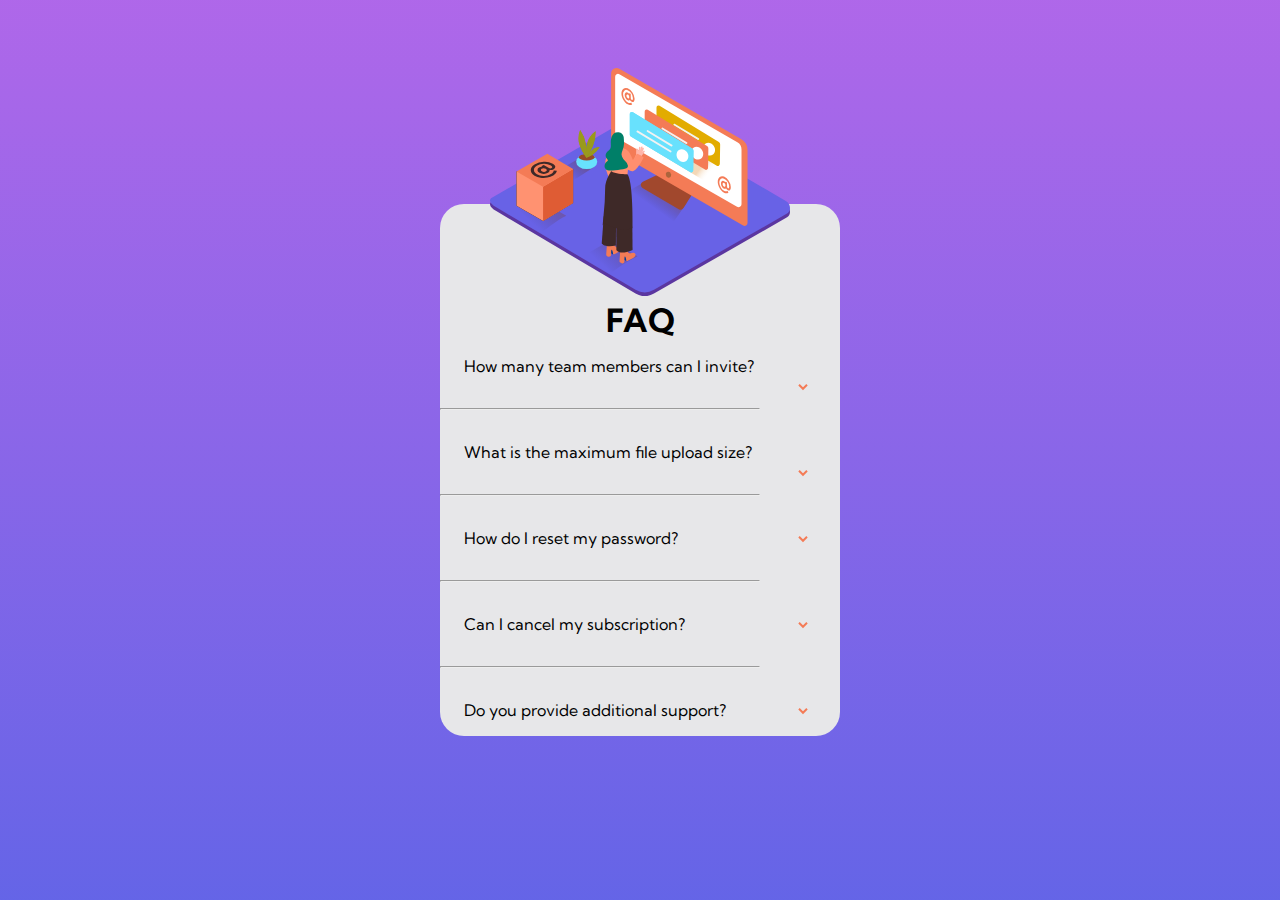
<file: faq-accordion-card-main/index.html>
<!DOCTYPE html>
<html lang="en">
<head>
  <meta charset="UTF-8">
  <meta name="viewport" content="width=device-width, initial-scale=1.0">

  <link rel="icon" type="image/png" sizes="32x32" href="./images/favicon-32x32.png">
  <link rel="stylesheet" href="styles.css">
  <script src="app.js" defer></script>
  <title>Frontend Mentor | FAQ Accordion Card</title>

</head>
<body>
  <header>
    <a href="../index.html">🔙</a>
  </header>
  <main class="card">
    <div class="woman-image-mobile">
      <img src="./images/illustration-woman-online-mobile.svg" alt="woman online">
    </div>
    <h1>FAQ</h1>
    <section class="faq">
        <p class="question">
          How many team members can I invite? <span><img class="arrow" src="./images/icon-arrow-down.svg" alt="arrow"></span>
        </p>        
        <p class="answer hide">
          You can invite up to 2 additional users on the Free plan. There is no limit on team members for the Premium plan.
        </p>
      <hr>
        <p class="question">
          What is the maximum file upload size? <span><img class="arrow" src="./images/icon-arrow-down.svg" alt="arrow"></span>
        </p>
        <p class="answer hide">
          No more than 2GB. All files in your account must fit your allotted storage space.
        </p>
        <hr>
        <p class="question">
          How do I reset my password?
          <span><img class="arrow" src="./images/icon-arrow-down.svg" alt="arrow"></span>
        </p>
        <p class="answer hide">
          Click “Forgot password” from the login page or “Change password” from your profile page. A reset link will be emailed to you.
        </p>
        <hr>
        <p class="question">Can I cancel my subscription?<span><img class="arrow" src="./images/icon-arrow-down.svg" alt="arrow"></span>
        </p>
        <p class="answer hide">
          Yes! Send us a message and we'll process your request no questions asked.
        </p>
        <hr>
        <p class="question">
          Do you provide additional support?<span><img class="arrow" src="./images/icon-arrow-down.svg" alt="arrow"></span>
        </p>
        <p class="answer hide">
          Chat and email support is available 24/7. Phone lines are open during normal business hours.
        </p>
    </section>
  </main>
</body>
</html>
</file>
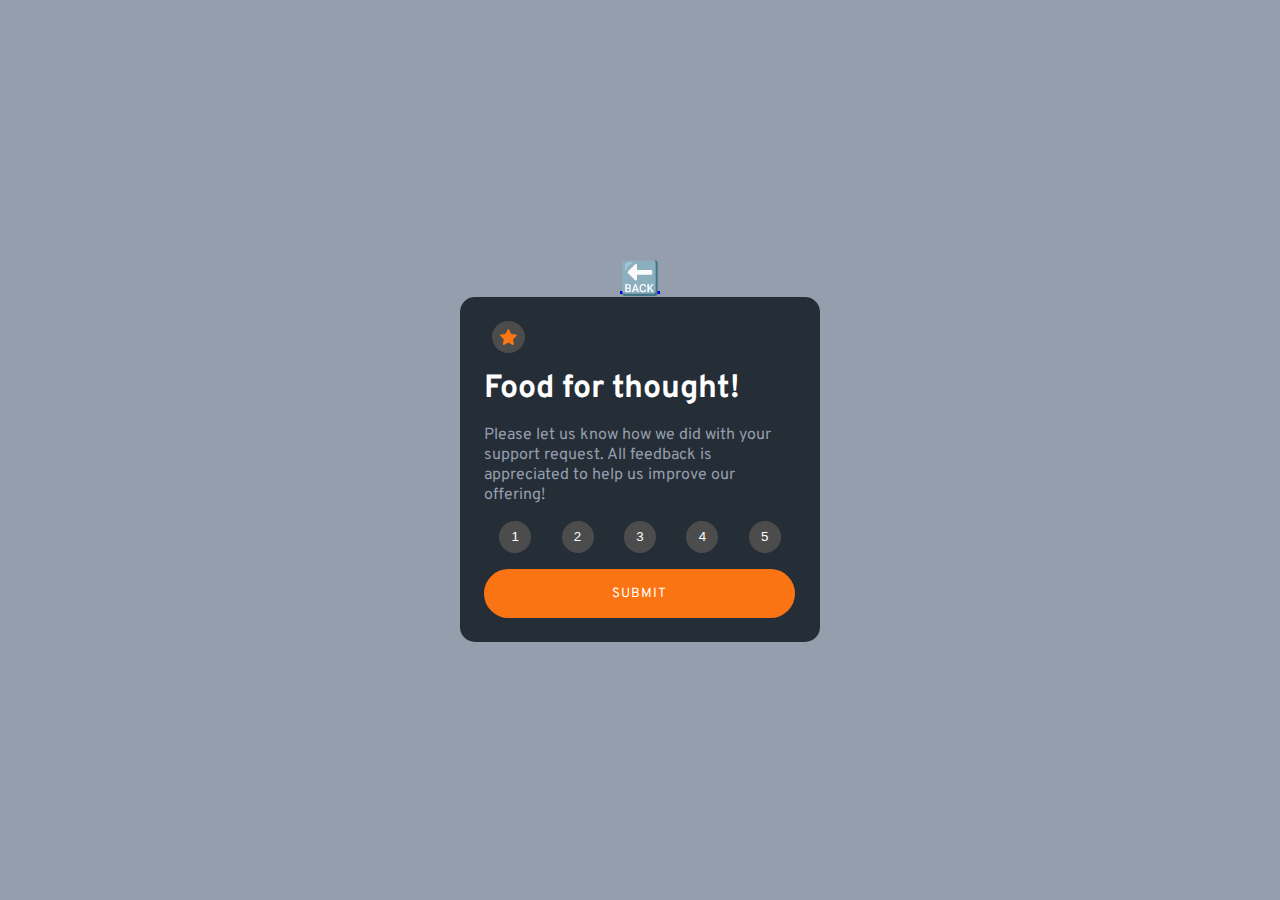
<file: interactive-rating-component-main/index.html>
<!DOCTYPE html>
<html lang="en">
<head>
  <meta charset="UTF-8">
  <meta name="viewport" content="width=device-width, initial-scale=1.0">
  
  <link rel="icon" type="image/png" sizes="32x32" href="./images/favicon-32x32.png">
  <link rel="stylesheet" href="styles.css">
  <script src="app.js" defer></script>

  <title>Frontend Mentor | Interactive rating component</title>
</head>
<body>
  <header>
    <a href="../index.html">🔙</a>
  </header>

  <main class="card-1">
    <div class="star-image">
      <img src="./images/icon-star.svg" alt="star">
    </div>
    <h1>Food for thought!</h1>
    <p>
      Please let us know how we did with your support request. All feedback is appreciated 
      to help us improve our offering!
    </p>
    <div class="numbers">
      <button class="rating-btn">1</button>
      <button class="rating-btn">2</button>
      <button class="rating-btn">3</button>
      <button class="rating-btn">4</button>
      <button class="rating-btn">5</button>
    </div>
    <button class="submit">SUBMIT</button>
  </main>

  <section class="card-2 hide">
    <div class="thank-you-image">
      <img src="./images/illustration-thank-you.svg" alt="">
    </div>
    <p>You selected <span class="score">4</span> out of 5</p>
    <h1>Thank you!</h1>
    <p>
      We appreciate you taking the time to give a rating. If you ever need more support, 
      don't hesitate to get in touch!
    </p>
  </section>
</body>
</html>
</file>
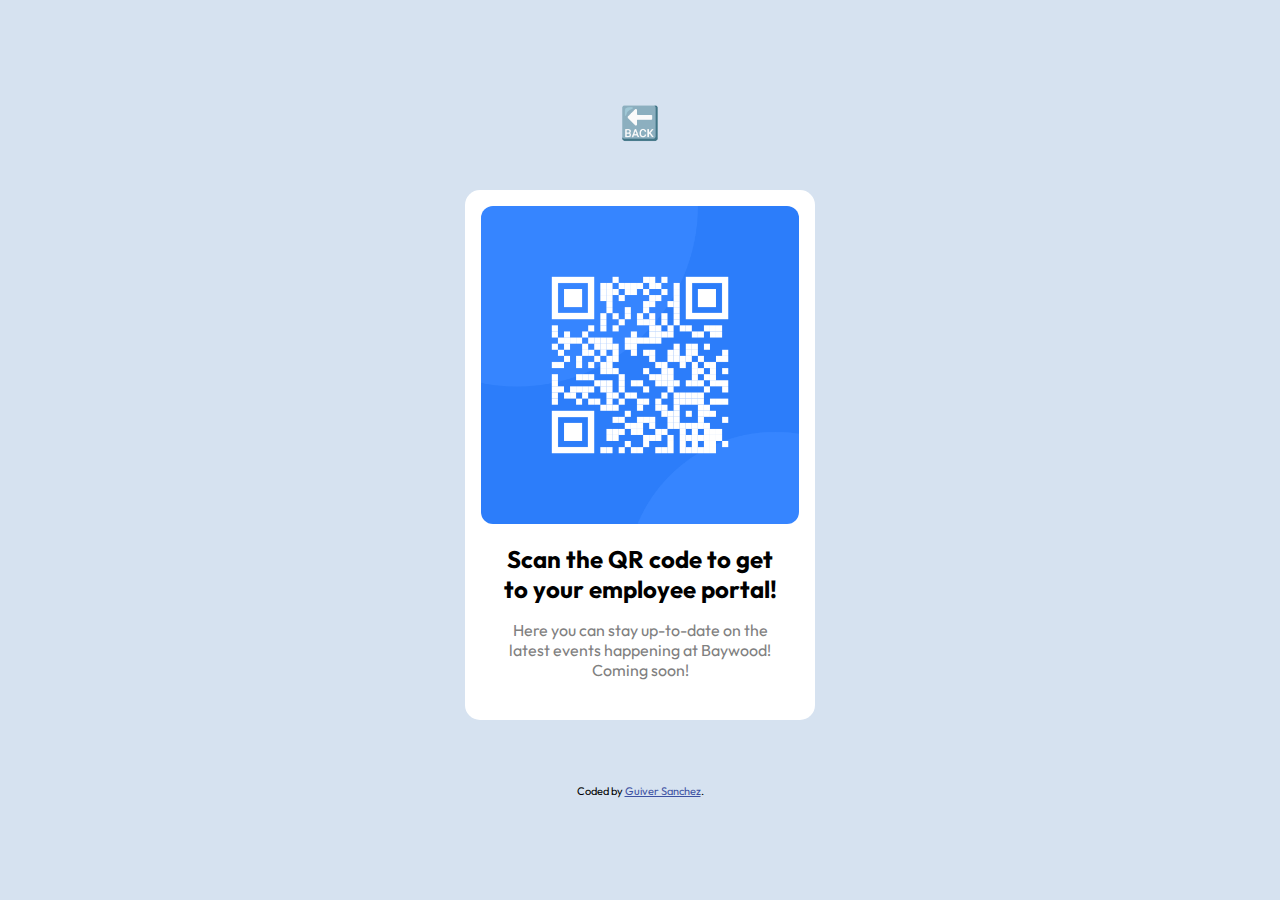
<file: qr-code-component-main/index.html>
<!DOCTYPE html>
<html lang="en">
<head>
  <meta charset="UTF-8">
  <meta name="viewport" content="width=device-width, initial-scale=1.0">
  <link rel="icon" type="image/png" sizes="32x32" href="./images/favicon-32x32.png">
  <link rel="stylesheet" href="styles.css">
  <title>Frontend Mentor | QR code component</title>
</head>
<body>
  <header>
    <a href="../index.html">🔙</a>
  </header>
  <main class="grid-card">
    <img src="./images/image-qr-code.png" alt="">
    <h2>Scan  the QR code to get to your employee portal!</h2>
    <p>Here you can stay up-to-date on the latest events happening at Baywood! Coming soon!</p>
  </main>
  
  <div class="attribution"> 
    Coded by <a href="#">Guiver Sanchez</a>.
  </div>
</body>
</html>
</file>
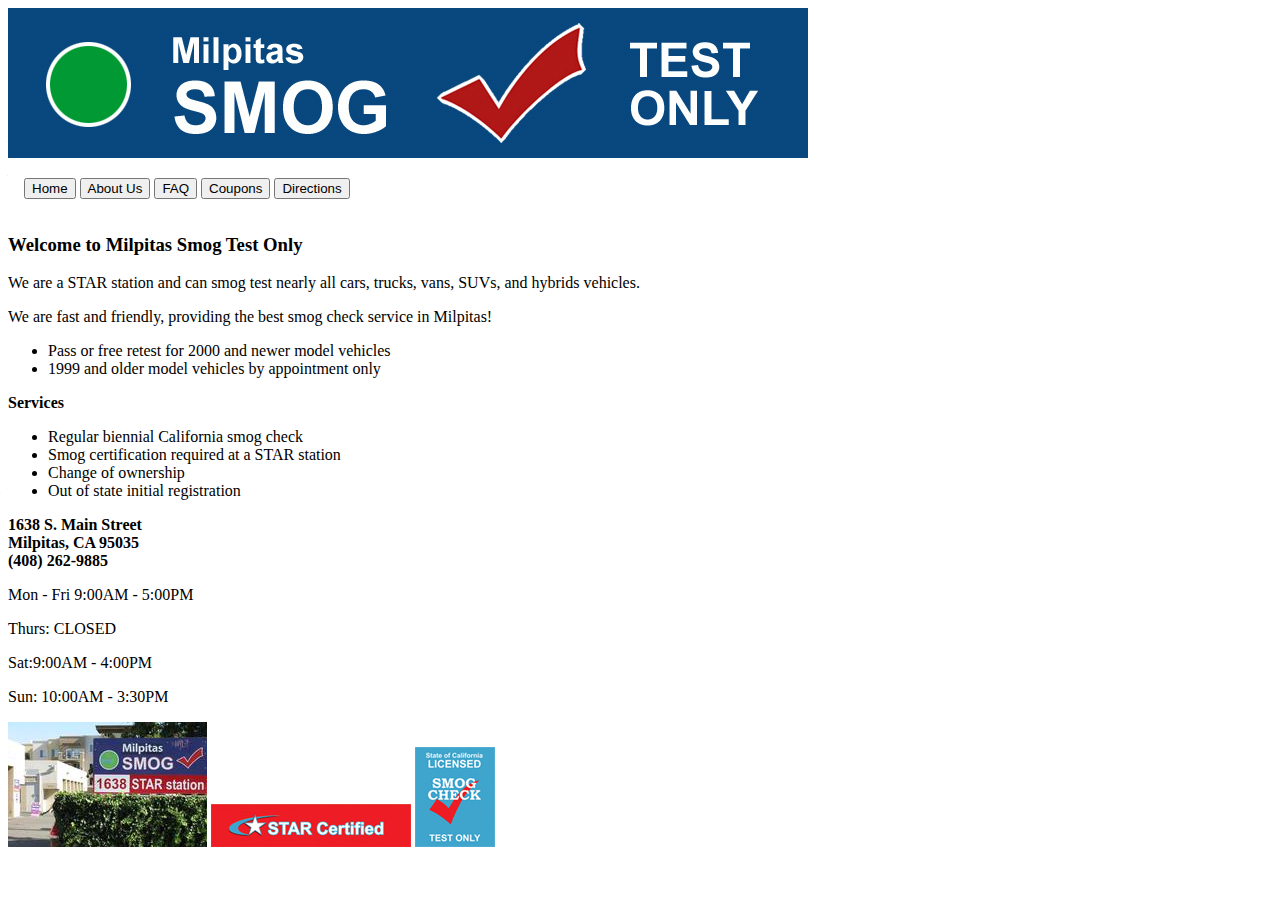
<file: SPA-milpitas-smog/index.html>
<!DOCTYPE html>
<html lang="en">
<head>
  <meta charset="UTF-8">
  <meta http-equiv="X-UA-Compatible" content="IE=edge">
  <meta name="viewport" content="width=device-width, initial-scale=1.0">
  <link href="https://cdn.jsdelivr.net/npm/bootstrap@5.0.2/dist/css/bootstrap.min.css" rel="stylesheet" integrity="sha384-EVSTQN3/azprG1Anm3QDgpJLIm9Nao0Yz1ztcQTwFspd3yD65VohhpuuCOmLASjC" crossorigin="anonymous">
  <link rel="stylesheet" href="styles.css">
  <script src="https://cdn.jsdelivr.net/npm/bootstrap@5.0.2/dist/js/bootstrap.bundle.min.js" integrity="sha384-MrcW6ZMFYlzcLA8Nl+NtUVF0sA7MsXsP1UyJoMp4YLEuNSfAP+JcXn/tWtIaxVXM" crossorigin="anonymous"> defer</script>
  <script src="script.js" defer></script>
  <title>Document</title>
</head>
<body class="bg-danger">
  <div class="container">
    <!-- logo heading -->
    <div class="row">
      <img src="./images/logo.jpg" class="img-fluid" alt="smog land">
    </div>

    <!-- sidebar, content, sidebar -->
    <main class="row">
      <!-- buttons -->
      <section class="btn-size gap 2 col-2 bg-secondary">
        <div class="d-grid gap-2 mb-3">
        <button class="button btn-secondary shadow">Home</button>
        <button class="button btn-secondary shadow">About Us</button>
        <button class="button btn-secondary shadow">FAQ</button>
        <button class="button btn-secondary shadow">Coupons</button>
        <button class="button btn-secondary shadow">Directions</button>
        </div>
      </section>
      <article class="col-7 bg-light">
        <h3>Welcome to Milpitas Smog Test Only</h3>
        <p>
          We are a STAR station and can smog test nearly all cars, trucks, vans, SUVs, and hybrids vehicles.
        </p>
        <p>
          We are fast and friendly, providing the best smog check service in Milpitas!
        </p>
        <ul>
          <li>Pass or free retest for 2000 and newer model vehicles </li>
          <li>1999 and older model vehicles by appointment only</li>
        </ul>
        <b>Services</b>
        <ul>
          <li>Regular biennial California smog check</li>
          <li>Smog certification required at a STAR station</li>
          <li>Change of ownership</li>
          <li>Out of state initial registration</li>
        </ul>
      </article>
      <section class="col-3 bg-light third-column">
        <strong>1638 S. Main Street</strong>
        <br>
        <strong>Milpitas, CA 95035</strong>
        <br>
        <strong>(408) 262-9885</strong>
        <p>Mon - Fri 9:00AM - 5:00PM</p>
        <p>Thurs: CLOSED</p>
        <p>Sat:9:00AM - 4:00PM</p>
        <p>Sun: 10:00AM - 3:30PM</p>
        <img src="./images/location.JPG" alt="location" class="mt-4">
        <img src="./images/banner_StarCertified.jpg" alt="star certified" class="mt-4">
        <img src="./images/banner_TestOnly.jpg" alt="test only" class="mt-4">
      </section>
    </main>
    </div>
  </div>
</body>
</html>
</file>
<file: faq-accordion-card-main/styles.css>
@import url('https://fonts.googleapis.com/css2?family=Kumbh+Sans:wght@400;700&display=swap');

:root {
  /* Primary text */
  --very-dark-desaturated-blue: hsl(238, 29%, 16%);
  --soft-red: hsl(14, 88%, 65%);

  /* Background gradient*/
  --soft-violet: hsl(273, 75%, 66%);
  --soft-blue: hsl(240, 73%, 65%);

  /* Neutral text */
  --very-dark-grayish-blue: hsl(237, 12%, 33%);
  --dark-grayish-blue: hsl(240, 6%, 50%);

  /* Dividers */
  --light-grayish-blue: hsl(240, 5%, 91%);
}

* {
  box-sizing: border-box;
  margin: 0;
  padding: 0;
  font-family: 'Kumbh Sans';
}

body {
  background: linear-gradient(var(--soft-violet), var(--soft-blue));
  display: grid;
  place-content: center;
  min-height: 100vh;
}

header {
  font-family: 'Delicious Handrawn';
  display: flex;
  align-items: center;
  justify-content: center;
  font-size: 2rem;
}

.woman-image-mobile {
  margin-top: -8.5rem;
  width: 75%;
}

.card {
  background-color: var(--light-grayish-blue);
  border-radius: 1.5rem;
  display: flex;
  flex-direction: column;
  align-items: center;
  width: 400px;
}

.question:hover {
  color: var(--soft-red);
}

h1 {
  text-align: center;
}

p {
  padding: 1rem 1.5rem;
  text-align: left;
}

hr {
  width: 80%;
}
span {
  padding-left: 2.5rem;
}

.arrow {
  cursor: pointer;
  float: right;
  padding: 0.5rem;
}

hr {
  margin: 1rem 0;
}

.hide {
  display: none;
}

.attribution {
  font-size: 11px;
  text-align: center;
}
.attribution a {
  color: hsl(228, 45%, 44%);
}
</file>
<file: interactive-rating-component-main/styles.css>
@import url('https://fonts.googleapis.com/css2?family=Overpass:wght@400;700&display=swap');

:root {
  /* PRIMARY */
  --orange: hsl(25, 97%, 53%);

  /* NEUTRAL */
  --white: hsl(0, 0%, 100%);
  --light-grey: hsl(217, 12%, 63%);
  --medium-grey: hsl(216, 12%, 54%);
  --dark-blue: hsl(213, 19%, 18%);
  --very-dark-blue: hsl(216, 12%, 8%);
  --font-size-paragraph: 15px;
}

* {
  box-sizing: border-box;
  margin: 0;
  padding: 0;
}

body {
  background-color: var(--light-grey);
  display: grid;
  place-content: center;
  min-height: 100vh;
}

header {
  font-family: 'Delicious Handrawn';
  display: flex;
  align-items: center;
  justify-content: center;
  font-size: 2rem;
}

.card-1 {
  background-color: var(--dark-blue);
  border-radius: 15px;
  padding: 1.5rem;;
  width: 90%;
  max-width: 400px;
  margin: 0 auto;
}

.card-2 {
  /* display: none; */
  background-color: var(--dark-blue);
  border-radius:15px;
  display: flex;
  flex-direction: column;
  align-items: center;
  padding: 1.5rem;;
  width: 370px;
}

.card-2 > p {
  text-align: center;
}

.hide {
  display: none;
}

.star-image {
  background-color: rgb(77, 76, 76);
  border-radius: 50%;
  display: flex;
  flex-direction: row;
  justify-content: center;
  margin-bottom: 1rem;
  margin-left: .5rem;
  width: min-content;
}

img {
  margin: .5rem;
}


h1{
  color: var(--white);
  font-family: 'Overpass';
  margin-bottom: 1rem;
}

p {
  color: var(--light-grey);
  font-family: 'Overpass';
  margin-bottom: 1rem;
}

.numbers {
  display: flex;
  flex-direction: row;
  justify-content: space-around;
}
.numbers > button {
  background-color: rgb(77, 76, 76);
  border: none;
  border-radius: 50%;
  color: white;
  cursor: pointer;
  text-align: center;
  height: 2rem;
  width: 2rem;
}
button:hover {
  background-color: var(--orange);
}

.card-1 .numbers .active {
  background-color: #959eac;
}

.submit {
  border: none;
  border-radius: 25px;
  background-color: var(--orange);
  color: var(--white);
  cursor: pointer;
  font-family: 'Overpass';
  letter-spacing: 1px;
  margin-top: 1rem;
  padding: 1rem 8rem;
}
.submit:hover {
  background-color: var(--white);
  color: var(--orange);
}

.attribution {
  font-size: 11px;
  text-align: center;
}
.attribution a {
  color: hsl(228, 45%, 44%);
}
</file>
<file: qr-code-component-main/styles.css>
@import url('https://fonts.googleapis.com/css2?family=Outfit:wght@400;700&display=swap');

:root {
    --card-color: hsl(0, 0%, 100%);
    --bgc-color: hsl(212, 45%, 89%);

    --fs: 15px;
}

* {
    box-sizing: border-box;
    margin: 0;
    padding: 0;
    font-family: 'Outfit';
}

body {
  background-color: var(--bgc-color);
  display: grid;
  place-content: center;
  min-height: 100vh;
}

.grid-card {
  background-color: var(--card-color);
  border-radius: 15px;
  margin: 3rem;
  width: 350px;
}

header {
  font-family: 'Delicious Handrawn';
  display: flex;
  align-items: center;
  justify-content: center;
  font-size: 2rem;
}

header a {
  text-decoration: none;
}

h2 {
    padding: 2rem;
    padding-top: 0;
    padding-bottom: 1rem;
    text-align: center;
}

p {
    color: gray;
    padding: 2.5rem;
    padding-top: 0;
    text-align: center;
}

img {
    border-radius: 8%;
    padding: 1rem;
    width: 100%;
}


.attribution {
  padding-top: 1rem;
  font-size: 11px;
  text-align: center;
}
.attribution a {
  color: hsl(228, 45%, 44%);
}
</file>
<file: SPA-milpitas-smog/styles.css>
.btn-size {
  padding: 1rem;
}

.directions {
  line-height: 1;
}
</file>
